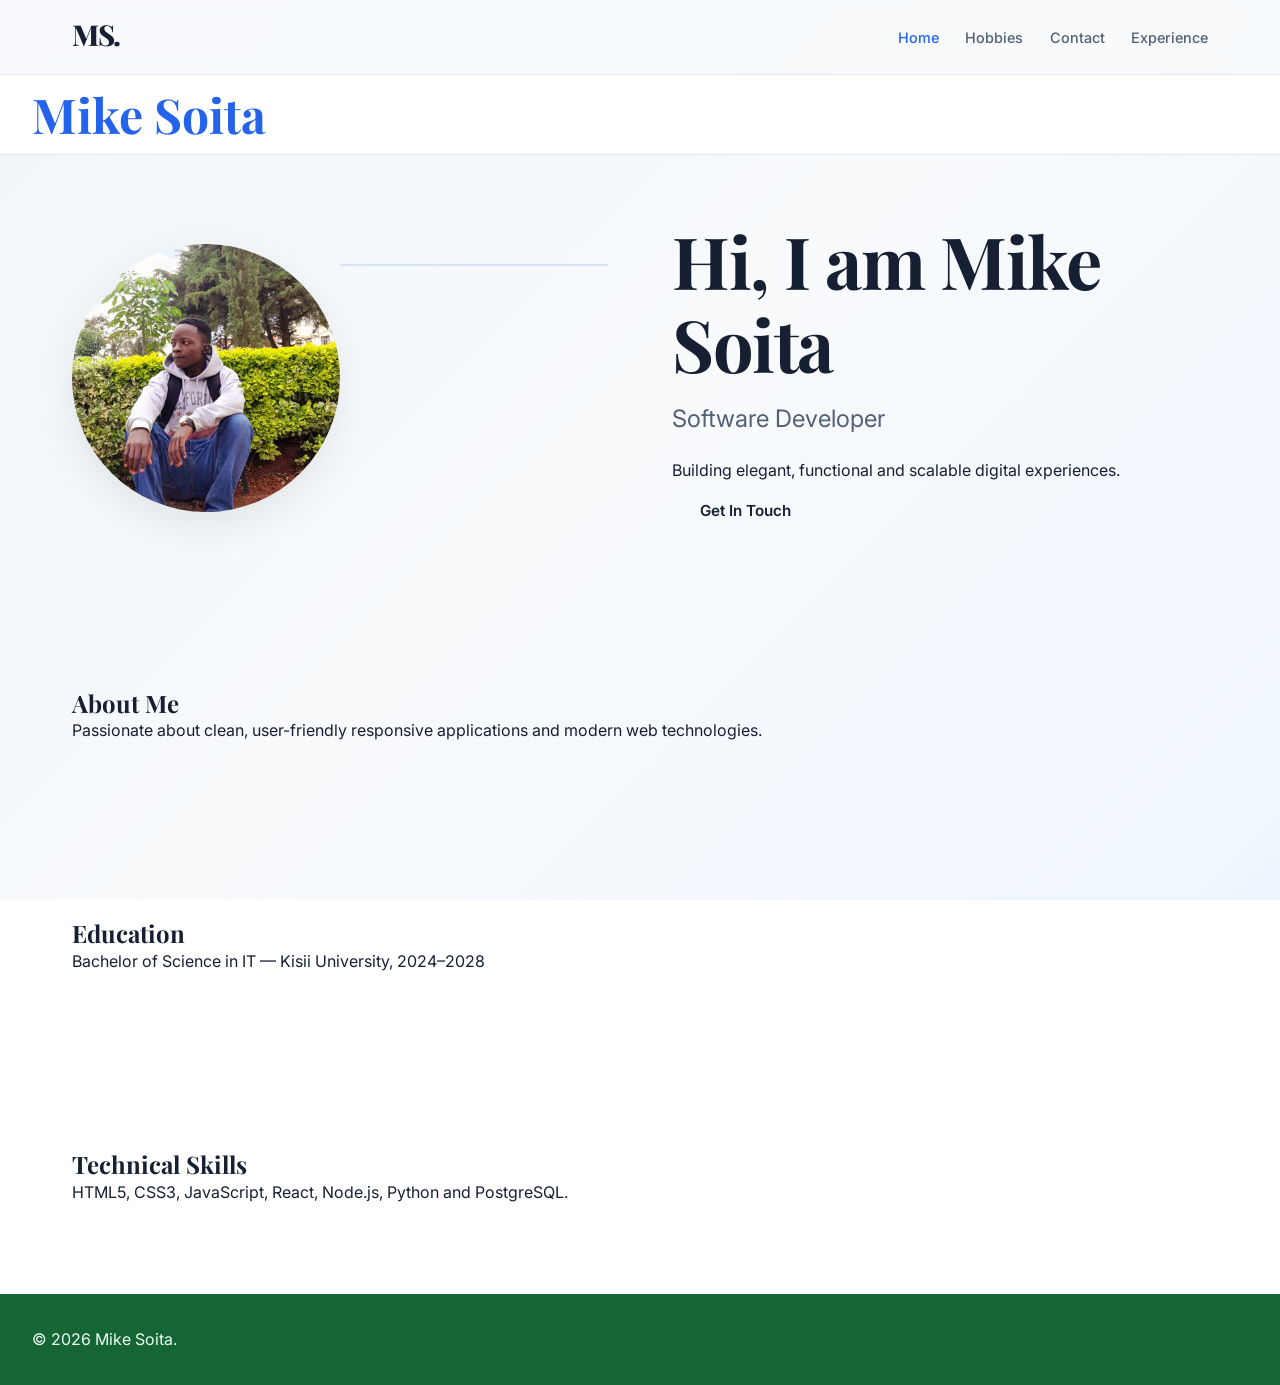
<file: index.html>
<!doctype html><html lang="en"><head><meta charset="utf-8"><meta name="viewport" content="width=device-width,initial-scale=1"><title>Mike Soita | CV</title><link rel="stylesheet" href="style.css"><style>.profile-divider{width:min(100%,420px);margin:1.25rem auto;border:0;border-top:2px solid #15803d}</style></head><body><header class="main-nav"><nav aria-label="Primary navigation"><div class="logo"><a href="index.html">MS.</a></div><button class="menu-button" aria-label="Toggle navigation">Menu</button><ul class="nav-links"><li><a class="active" aria-current="page" href="index.html">Home</a></li><li><a href="hobbies.html">Hobbies</a></li><li><a href="contact.html">Contact</a></li><li><a href="experience.html">Experience</a></li></ul></nav></header><div class="site-name-banner"><p>Mike Soita</p></div><main><section class="hero"><div class="hero-image"><div class="image-wrapper"><img src="mike.jpg" alt="Mike Soita"></div><hr class="profile-divider"></div><div class="hero-content"><h1>Hi, I am Mike Soita</h1><h2>Software Developer</h2><p>Building elegant, functional and scalable digital experiences.</p><a class="btn" href="contact.html">Get In Touch</a></div></section><section class="about"><h2>About Me</h2><p>Passionate about clean, user-friendly responsive applications and modern web technologies.</p></section><section class="education"><h2>Education</h2><p>Bachelor of Science in IT — Kisii University, 2024–2028</p></section><section class="skills"><h2>Technical Skills</h2><p>HTML5, CSS3, JavaScript, React, Node.js, Python and PostgreSQL.</p></section></main><footer><p>© 2026 Mike Soita.</p></footer><script src="script.js"></script></body></html>
</file>
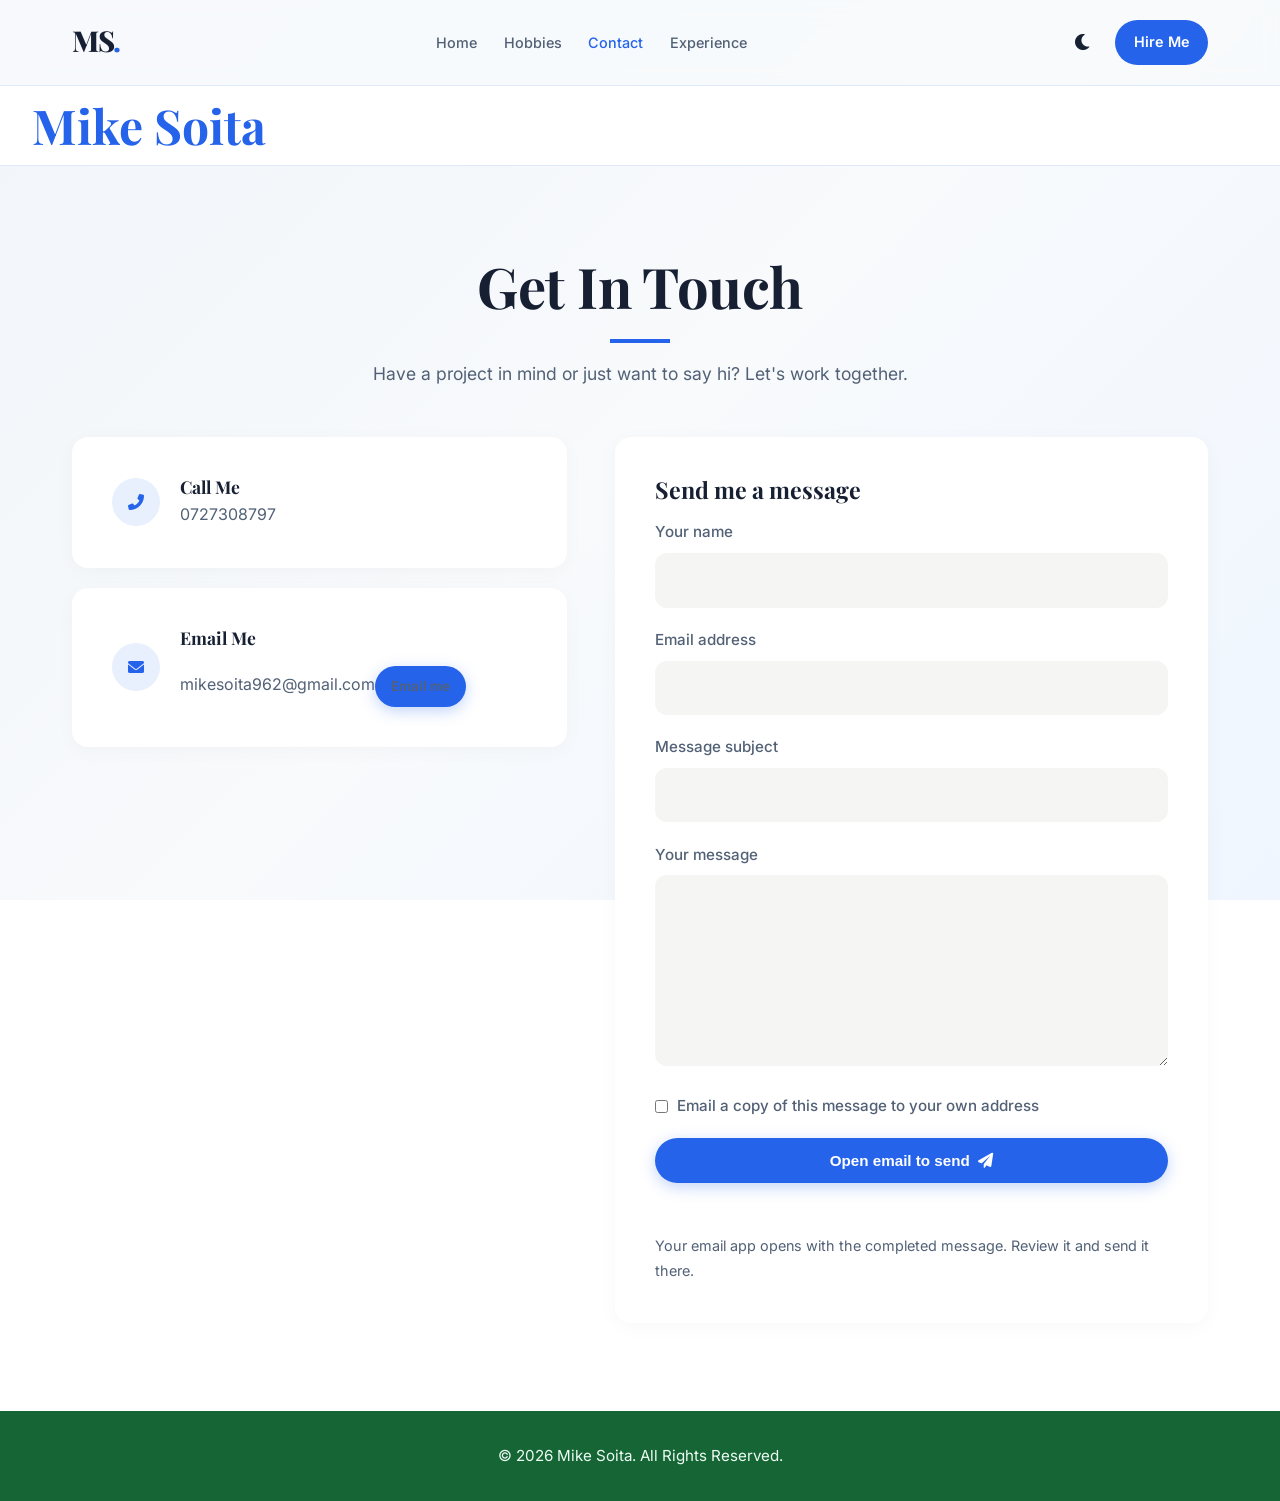
<file: contact.html>
<!DOCTYPE html>
<html lang="en" data-theme="light">
<head>
  <meta charset="UTF-8">
  <meta name="viewport" content="width=device-width, initial-scale=1.0">
  <meta name="description" content="Contact Mike Soita.">
  <title>Contact | Mike Soita</title>
  <link rel="stylesheet" href="style.css">
  <link href="https://cdnjs.cloudflare.com/ajax/libs/font-awesome/6.0.0/css/all.min.css" rel="stylesheet">
</head>
<body>
  <header class="main-nav">
    <nav aria-label="Primary navigation">
      <div class="logo"><a href="index.html" aria-label="Mike Soita home">MS<span>.</span></a></div>
      <button class="menu-button" aria-label="Toggle navigation" aria-expanded="false"><i class="fas fa-bars" aria-hidden="true"></i></button>
      <ul class="nav-links"><li><a href="index.html">Home</a></li><li><a href="hobbies.html">Hobbies</a></li><li><a href="contact.html" class="active" aria-current="page">Contact</a></li><li><a href="experience.html">Experience</a></li></ul>
      <div class="nav-controls"><button id="theme-toggle" class="theme-toggle" aria-label="Toggle dark mode"><i class="fas fa-moon" aria-hidden="true"></i></button><a href="contact.html" class="btn-hire">Hire Me</a></div>
    </nav>
  </header>
  <div class="site-name-banner" aria-label="Mike Soita"><p>Mike Soita</p></div>
  <main>
    <section class="contact" aria-labelledby="contact-title">
      <div class="section-header"><h1 id="contact-title">Get In Touch</h1><p>Have a project in mind or just want to say hi? Let's work together.</p></div>
      <div class="contact-container">
        <div class="contact-info">
          <div class="contact-card content-block"><div class="icon"><i class="fas fa-phone-alt" aria-hidden="true"></i></div><div class="contact-details"><h3>Call Me</h3><a href="tel:0727308797">0727308797</a></div></div>
          <div class="contact-card content-block"><div class="icon"><i class="fas fa-envelope" aria-hidden="true"></i></div><div class="contact-details"><h3>Email Me</h3><a href="mailto:mikesoita962@gmail.com">mikesoita962@gmail.com</a><a href="mailto:mikesoita962@gmail.com" class="btn btn-primary email-me">Email me</a></div></div>
        </div>
        <form id="message-form" class="contact-form content-block">
          <h3>Send me a message</h3>
          <div class="form-group"><label for="sender-name">Your name</label><input id="sender-name" name="sender_name" type="text" autocomplete="name" required></div>
          <div class="form-group"><label for="sender-email">Email address</label><input id="sender-email" name="sender_email" type="email" autocomplete="email" required></div>
          <div class="form-group"><label for="message-subject">Message subject</label><input id="message-subject" name="subject" type="text" required></div>
          <div class="form-group"><label for="message-body">Your message</label><textarea id="message-body" name="message" rows="6" required></textarea></div>
          <div class="form-group form-check"><label><input type="checkbox" name="copy"> Email a copy of this message to your own address</label></div>
          <button type="submit" class="btn btn-primary submit-btn">Open email to send <i class="fas fa-paper-plane" aria-hidden="true"></i></button>
          <p id="message-status" class="form-status" role="status" aria-live="polite"></p>
          <p class="form-help">Your email app opens with the completed message. Review it and send it there.</p>
        </form>
      </div>
    </section>
  </main>
  <footer><div class="footer-bottom"><p id="copyright-year">&copy; 2026 Mike Soita. All Rights Reserved.</p></div></footer>
  <script src="script.js"></script>
  <script src="contact-form.js"></script>
</body>
</html>
</file>
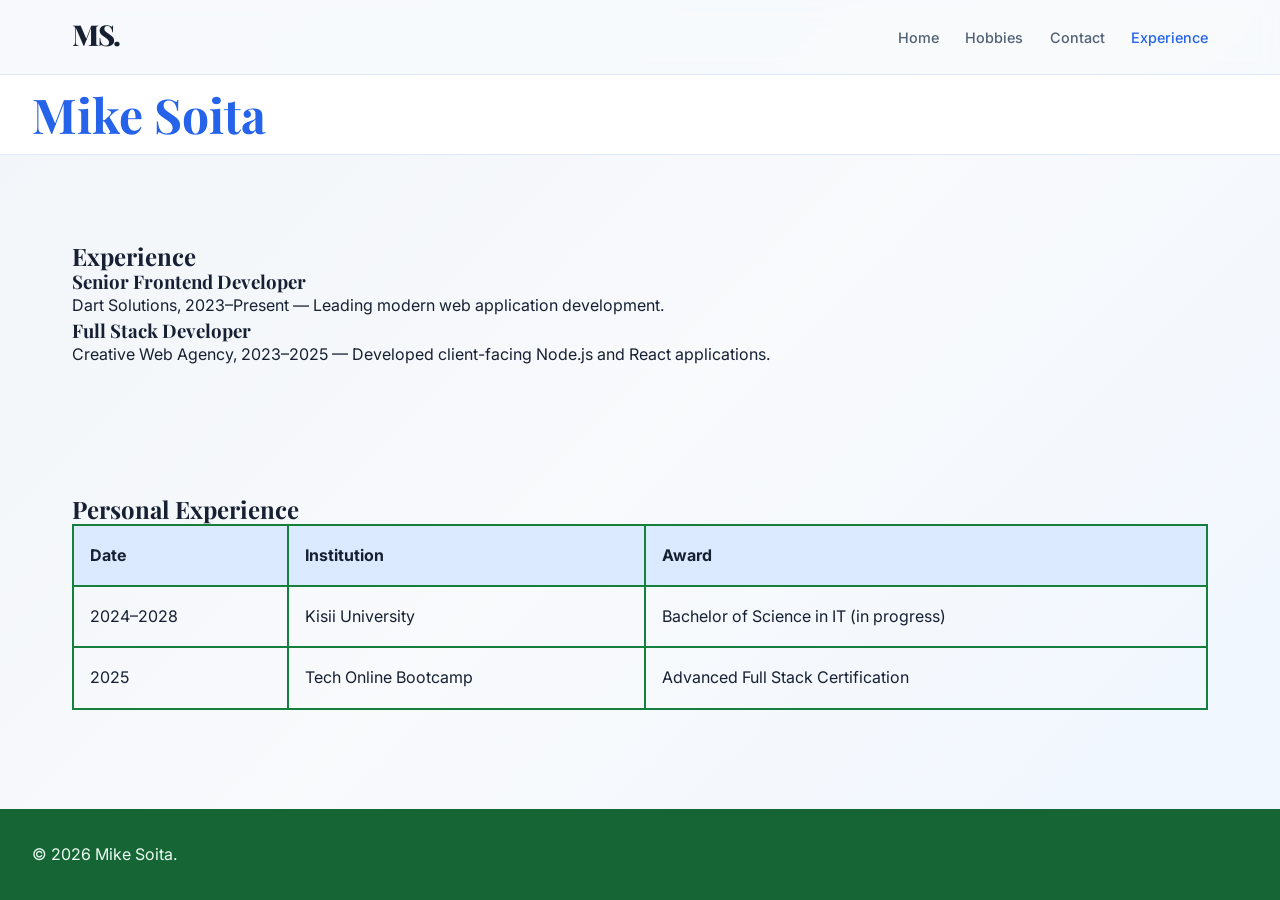
<file: experience.html>
<!doctype html><html lang="en"><head><meta charset="utf-8"><meta name="viewport" content="width=device-width,initial-scale=1"><title>Experience | Mike Soita</title><link rel="stylesheet" href="style.css"><style>table{width:100%;border-collapse:collapse}th,td{padding:1rem;text-align:left;border:2px solid #15803d}th{background:#dbeafe}</style></head><body><header class="main-nav"><nav aria-label="Primary navigation"><div class="logo"><a href="index.html">MS.</a></div><button class="menu-button" aria-label="Toggle navigation">Menu</button><ul class="nav-links"><li><a href="index.html">Home</a></li><li><a href="hobbies.html">Hobbies</a></li><li><a href="contact.html">Contact</a></li><li><a class="active" aria-current="page" href="experience.html">Experience</a></li></ul></nav></header><div class="site-name-banner"><p>Mike Soita</p></div><main><section class="experience"><h1>Experience</h1><h3>Senior Frontend Developer</h3><p>Dart Solutions, 2023–Present — Leading modern web application development.</p><h3>Full Stack Developer</h3><p>Creative Web Agency, 2023–2025 — Developed client-facing Node.js and React applications.</p></section><section><h2>Personal Experience</h2><table><thead><tr><th>Date</th><th>Institution</th><th>Award</th></tr></thead><tbody><tr><td>2024–2028</td><td>Kisii University</td><td>Bachelor of Science in IT (in progress)</td></tr><tr><td>2025</td><td>Tech Online Bootcamp</td><td>Advanced Full Stack Certification</td></tr></tbody></table></section></main><footer><p>© 2026 Mike Soita.</p></footer><script src="script.js"></script></body></html>
</file>
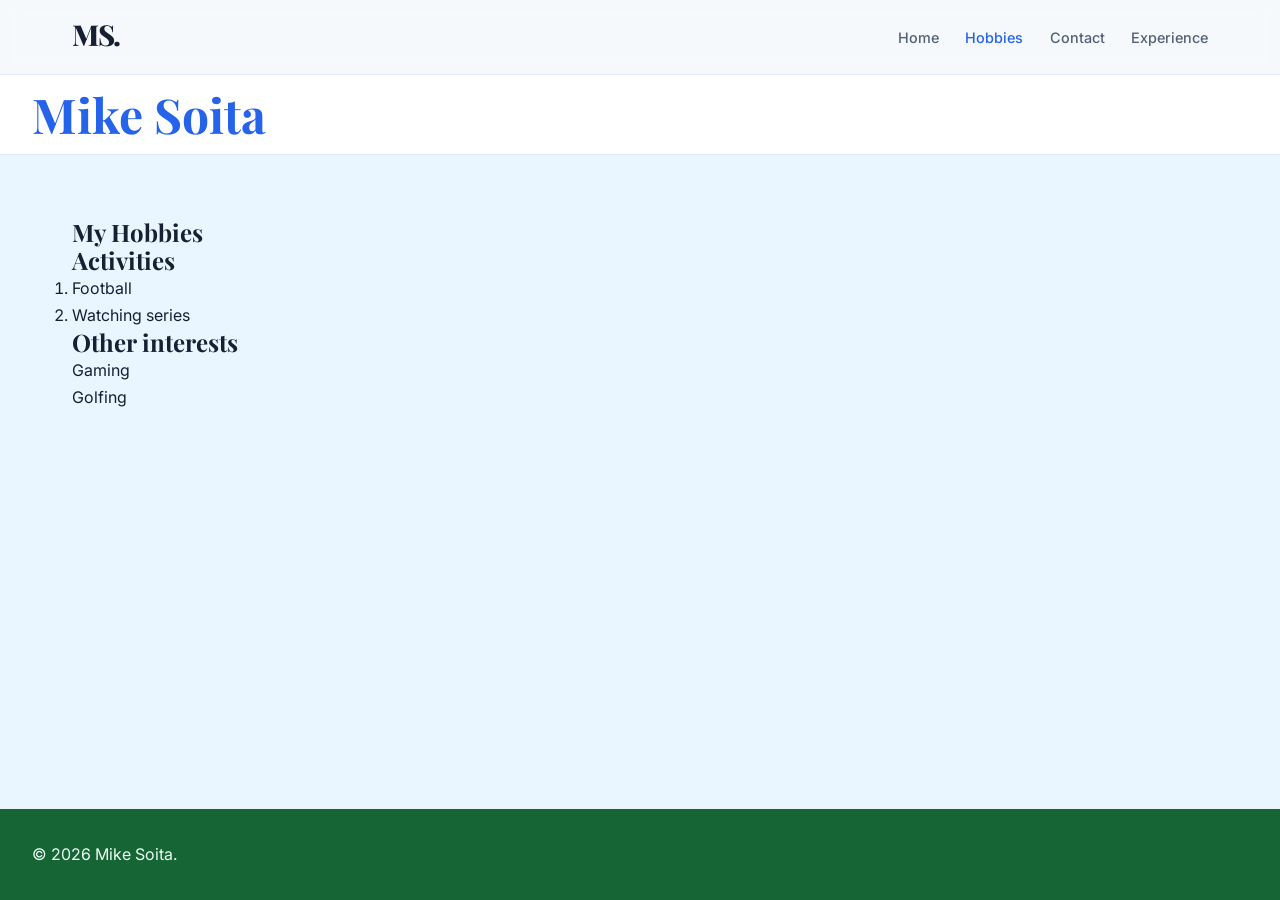
<file: hobbies.html>
<!doctype html><html lang="en"><head><meta charset="utf-8"><meta name="viewport" content="width=device-width,initial-scale=1"><title>Hobbies | Mike Soita</title><link rel="stylesheet" href="style.css"></head><body class="hobbies-page"><header class="main-nav"><nav aria-label="Primary navigation"><div class="logo"><a href="index.html">MS.</a></div><button class="menu-button" aria-label="Toggle navigation">Menu</button><ul class="nav-links"><li><a href="index.html">Home</a></li><li><a class="active" aria-current="page" href="hobbies.html">Hobbies</a></li><li><a href="contact.html">Contact</a></li><li><a href="experience.html">Experience</a></li></ul></nav></header><div class="site-name-banner"><p>Mike Soita</p></div><main><section class="hobbies"><h1>My Hobbies</h1><h2>Activities</h2><ol><li>Football</li><li>Watching series</li></ol><h2>Other interests</h2><ul><li>Gaming</li><li>Golfing</li></ul></section></main><footer><p>© 2026 Mike Soita.</p></footer><script src="script.js"></script></body></html>
</file>
<file: style.css>
@import url('https://fonts.googleapis.com/css2?family=Inter:wght@400;500;600&family=Playfair+Display:wght@600;700;800&display=swap');

:root { --primary:#2563eb; --primary-dark:#1d4ed8; --primary-light:#60a5fa; --background:#f8fafc; --background-grad:linear-gradient(135deg,#f1f5f9 0%,#f8fafc 50%,#eff6ff 100%); --surface:#fff; --surface-light:#f5f5f4; --text:#172033; --text-muted:#526176; --border:rgba(37,99,235,.14); --shadow-sm:0 4px 20px rgba(0,0,0,.03); --shadow-md:0 8px 30px rgba(0,0,0,.06); --shadow-lg:0 15px 40px rgba(0,0,0,.08); --radius:16px; }
[data-theme="dark"] { --background:#0f172a; --background-grad:linear-gradient(135deg,#172033 0%,#0f172a 50%,#172554 100%); --surface:#172033; --surface-light:#26334a; --text:#f8fafc; --text-muted:#b8c4d6; --border:rgba(96,165,250,.24); --shadow-sm:0 4px 20px rgba(0,0,0,.4); --shadow-md:0 8px 30px rgba(0,0,0,.6); --shadow-lg:0 15px 40px rgba(0,0,0,.8); }
* { box-sizing:border-box; margin:0; padding:0; }
html { scroll-behavior:smooth; scroll-padding-top:90px; }
body { display:flex; flex-direction:column; min-width:320px; min-height:100vh; overflow-x:hidden; font-family:'Inter',sans-serif; line-height:1.7; color:var(--text); background:var(--background-grad) fixed; }
main { flex:1 0 auto; } img { display:block; max-width:100%; } a { color:inherit; text-decoration:none; } ul { list-style:none; } h1,h2,h3,h4 { font-family:'Playfair Display',serif; line-height:1.15; }
header { position:sticky; top:0; z-index:1000; background:color-mix(in srgb,var(--background) 90%,transparent); backdrop-filter:blur(10px); }
nav { display:flex; align-items:center; justify-content:space-between; max-width:1200px; margin:0 auto; padding:1.25rem 2rem; gap:1.5rem; }.logo a { font:800 1.8rem/1 'Playfair Display',serif; letter-spacing:-.05em; }.logo span { color:var(--primary); }.nav-links { display:flex; align-items:center; gap:1.65rem; }.nav-links a { color:var(--text-muted); font-size:.9rem; font-weight:500; }.nav-links a:hover,.nav-links a:focus-visible,.nav-links a.active { color:var(--primary); }.nav-controls { display:flex; align-items:center; gap:.75rem; }.theme-toggle,.menu-button { display:inline-flex; align-items:center; justify-content:center; min-width:40px; min-height:40px; border:0; color:var(--text); background:transparent; cursor:pointer; font-size:1.15rem; }.menu-button { display:none; }.btn-hire,.btn { display:inline-flex; align-items:center; justify-content:center; border:0; border-radius:999px; cursor:pointer; font-weight:600; }.btn-hire { padding:.65rem 1.15rem; color:#fff; background:var(--primary); font-size:.9rem; }.site-name-banner { padding:.75rem 2rem; border-top:1px solid var(--border); border-bottom:1px solid var(--border); background:var(--surface); }.site-name-banner p { color:var(--primary); font:700 clamp(1.75rem,7vw,48px)/1.15 'Playfair Display',serif; }
section { max-width:1200px; margin:0 auto; padding:clamp(3.5rem,7vw,5.5rem) 2rem; }.section-header { margin-bottom:clamp(2rem,4vw,3rem); text-align:center; }.section-header h1,.section-header h2 { font-size:clamp(2.3rem,5vw,3.5rem); letter-spacing:-.01em; }.section-header h1::after,.section-header h2::after { display:block; width:60px; height:4px; margin:20px auto 0; content:''; background:var(--primary); }.section-header p { max-width:650px; margin:1rem auto 0; color:var(--text-muted); font-size:1.1rem; }.content-block { background:var(--surface); border-radius:var(--radius); box-shadow:var(--shadow-sm); }
.hero { display:flex; align-items:center; justify-content:space-between; gap:clamp(2rem,5vw,4rem); padding-top:clamp(3rem,5vw,4.5rem); padding-bottom:clamp(3rem,5vw,4.5rem); }.hero-image,.hero-content { flex:1; }.hero-image { display:flex; justify-content:center; }.image-wrapper { width:min(100%,420px); aspect-ratio:1; overflow:hidden; border-radius:50%; box-shadow:var(--shadow-lg); }.image-wrapper img { width:100%; height:100%; object-fit:cover; }.badge { display:inline-block; margin-bottom:1rem; padding:.4rem 1rem; color:var(--primary); background:color-mix(in srgb,var(--primary) 10%,transparent); border-radius:999px; font-size:.85rem; font-weight:600; }.hero h1 { margin-bottom:1.25rem; font-size:clamp(3rem,6vw,4.5rem); letter-spacing:-.02em; }.text-accent { display:block; color:var(--primary); }.hero h2 { margin-bottom:1.5rem; color:var(--text-muted); font-family:'Inter',sans-serif; font-size:clamp(1.2rem,2.5vw,1.5rem); font-weight:400; }.summary { max-width:600px; margin-bottom:2.5rem; color:var(--text-muted); font-size:1.1rem; }.hero-buttons { display:flex; flex-wrap:wrap; gap:1rem; margin-bottom:2rem; }.btn { padding:14px 28px; font-size:.95rem; }.btn-primary { color:#fff; background:var(--primary); box-shadow:0 4px 15px rgba(37,99,235,.28); }.btn-primary:hover,.btn-hire:hover { background:var(--primary-dark); }.btn-outline { color:var(--text); background:var(--surface); box-shadow:var(--shadow-sm); }.social-links-hero { display:flex; gap:1.25rem; font-size:1.35rem; }.social-links-hero a { color:var(--text-muted); }.social-links-hero a:hover { color:var(--primary); }
.about-grid { display:grid; grid-template-columns:3fr 2fr; gap:2rem; }.about-text,.stat-item,.edu-card,.skill-category,.project-content,.contact-card,.contact-form,.timeline-item { padding:2.5rem; }.about-text h3,.skill-category h3,.project-content h3,.contact-form h3 { margin-bottom:1rem; font-size:1.45rem; }.about-text p,.timeline-item p,.edu-card p,.project-content p,.contact-details a { color:var(--text-muted); }.about-stats { display:grid; gap:1.5rem; }.stat-item { display:flex; flex-direction:column; justify-content:center; text-align:center; }.stat-item h3 { margin-bottom:.5rem; color:var(--primary); font-size:2.5rem; }.education-grid,.skills-grid,.project-grid { display:grid; gap:2rem; }.education-grid,.skills-grid { grid-template-columns:repeat(2,minmax(0,1fr)); }.edu-card { position:relative; overflow:hidden; }.edu-card h3 { margin-bottom:.5rem; font-size:1.4rem; }.edu-card h4 { margin-bottom:.5rem; font-family:'Inter',sans-serif; font-size:1rem; font-weight:500; }.edu-icon { position:absolute; top:1.5rem; right:1.5rem; color:var(--primary-light); font-size:1.8rem; opacity:.45; }.skill-category h3 { display:flex; align-items:center; gap:.75rem; }.skill-category h3 i { color:var(--primary); }.skill-tags,.tech-stack { display:flex; flex-wrap:wrap; gap:.7rem; }.skill-tags span,.tech-stack span { padding:.45rem .75rem; color:var(--text-muted); background:var(--surface-light); border-radius:999px; font-size:.85rem; }
.experience { padding-bottom:2.5rem; }.personal-experience { padding-top:1.5rem; }.experience .section-header,.personal-experience .section-header { margin-bottom:2rem; }.timeline { display:grid; gap:1.5rem; max-width:850px; margin:0 auto; }.timeline-item { text-align:center; }.timeline-date,.edu-date { display:inline-block; margin-bottom:1rem; color:var(--primary); font-size:.85rem; font-weight:600; letter-spacing:.05em; text-transform:uppercase; }.timeline-item h3 { margin-bottom:.35rem; font-size:1.5rem; }.timeline-item h4 { margin-bottom:1rem; color:var(--primary); font-family:'Inter',sans-serif; font-size:1rem; }.table-wrapper { overflow-x:auto; }.cv-table { width:100%; border-collapse:collapse; }.cv-table th,.cv-table td { padding:1rem; border-bottom:1px solid var(--border); text-align:left; }.cv-table th { color:var(--primary); }
.contact-container { display:grid; grid-template-columns:1fr 1.2fr; gap:3rem; align-items:start; }.contact-info { display:grid; gap:1.25rem; }.contact-card { display:flex; align-items:center; gap:1.25rem; }.contact-card .icon { display:grid; width:48px; height:48px; flex:0 0 48px; place-items:center; color:var(--primary); background:color-mix(in srgb,var(--primary) 10%,transparent); border-radius:50%; }.contact-details h3 { margin-bottom:.25rem; font-size:1.1rem; }.email-me { margin-top:.85rem; padding:.55rem 1rem; font-size:.85rem; }.form-group { margin-bottom:1.2rem; }.form-group label { display:block; margin-bottom:.5rem; color:var(--text-muted); font-size:.95rem; font-weight:500; }.form-group input,.form-group textarea { width:100%; padding:.85rem 1rem; color:var(--text); background:var(--surface-light); border:0; border-radius:12px; font:inherit; }.form-group input:focus,.form-group textarea:focus { outline:2px solid var(--primary-light); outline-offset:2px; }.form-check label { display:flex; align-items:flex-start; gap:.6rem; }.form-check input { width:auto; margin-top:.4rem; }.submit-btn { width:100%; gap:.5rem; }.form-status { min-height:1.7rem; margin-top:1rem; color:var(--text-muted); }.form-help { margin-top:.5rem; color:var(--text-muted); font-size:.9rem; }
footer { margin-top:auto; padding:2rem; color:#ecfdf5; background:#166534; }.footer-bottom { max-width:1200px; margin:0 auto; color:#ecfdf5; text-align:center; font-size:.95rem; }.hobbies-page { background:#eaf6ff; }.hobbies-page[data-theme="dark"] { background:#0d1b2a; }.hobbies { padding-top:clamp(3rem,5vw,4rem); padding-bottom:clamp(3rem,5vw,4rem); }.hobbies .section-header { margin-bottom:2rem; }.hobbies-content { max-width:760px; margin:0 auto; padding:clamp(1.5rem,4vw,2.5rem); background:color-mix(in srgb,var(--surface) 86%,transparent); border-radius:var(--radius); box-shadow:var(--shadow-sm); }.hobbies-content h2 { margin-top:1.5rem; font-size:1.5rem; }.hobbies-content h2:first-child { margin-top:0; }.hobby-list { margin:.75rem 0 0; padding-left:1.5rem; }.hobby-list li { margin-bottom:.6rem; }.hobby-list-ordered { list-style:decimal; }.hobby-list-unordered { list-style:disc; }
@media (prefers-reduced-motion:reduce) { *,*::before,*::after { scroll-behavior:auto!important; transition-duration:.01ms!important; animation-duration:.01ms!important; animation-iteration-count:1!important; } }
@media (max-width:1050px) { .nav-links { gap:1rem; }.hero { gap:3rem; }.project-grid { grid-template-columns:repeat(2,minmax(0,1fr)); } }
@media (max-width:850px) { .about-grid,.contact-container { grid-template-columns:1fr; }.about-stats { grid-template-columns:repeat(2,minmax(0,1fr)); } }
@media (max-width:768px) { nav { padding:1rem 1.5rem; }.menu-button { display:inline-flex; order:3; }.nav-links { position:fixed; top:72px; left:0; display:none; width:100%; padding:2rem; flex-direction:column; gap:1.25rem; background:var(--surface); box-shadow:var(--shadow-md); }.nav-links.active { display:flex; }.nav-controls { margin-left:auto; }.btn-hire { display:none; }.hero { flex-direction:column; text-align:center; }.hero-image { order:-1; }.image-wrapper { width:min(100%,320px); }.hero-buttons,.social-links-hero { justify-content:center; }.education-grid,.skills-grid,.project-grid { grid-template-columns:1fr; }.site-name-banner p { font-size:clamp(1.5rem,7vw,2rem); } }
@media (max-width:480px) { section { padding:3rem 1.5rem; }.about-stats { grid-template-columns:1fr; }.about-text,.stat-item,.edu-card,.skill-category,.project-content,.contact-card,.contact-form,.timeline-item,.hobbies-content { padding:1.5rem; }.cv-table th,.cv-table td { padding:.75rem; font-size:.9rem; } }
</file>
